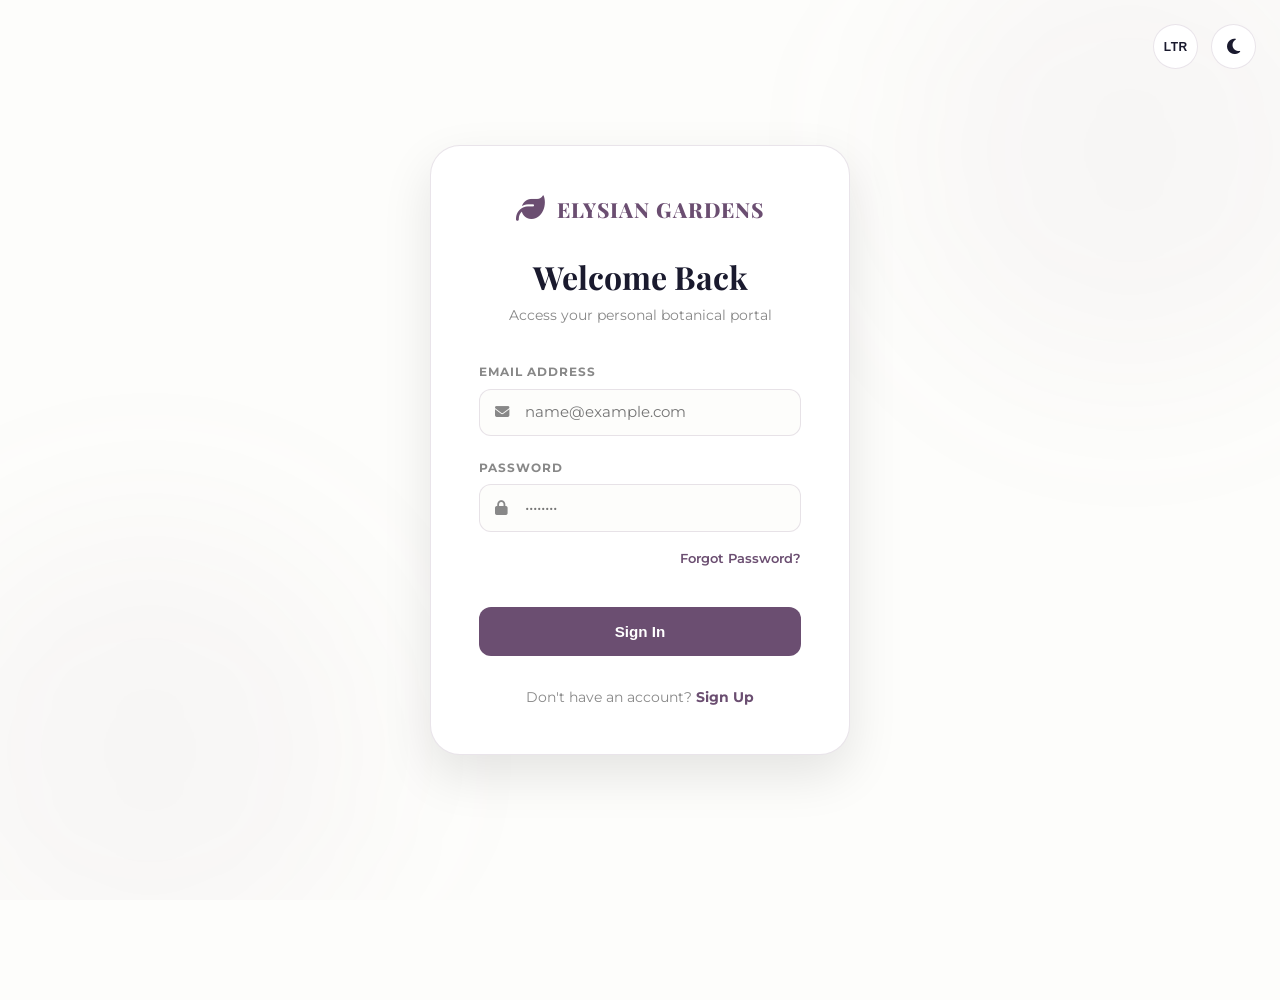
<file: login.html>
<!DOCTYPE html>
<html lang="en" data-theme="light" dir="ltr">

<head>
    <meta charset="UTF-8">
    <meta name="viewport" content="width=device-width, initial-scale=1.0">
    <title>Login | Elysian Gardens</title>
    <link rel="preconnect" href="https://fonts.googleapis.com">
    <link rel="preconnect" href="https://fonts.gstatic.com" crossorigin>
    <link
        href="https://fonts.googleapis.com/css2?family=Montserrat:wght@300;400;500;600;700&family=Playfair+Display:ital,wght@0,400;0,700;0,800;1,400&display=swap"
        rel="stylesheet">
    <link rel="stylesheet" href="https://cdnjs.cloudflare.com/ajax/libs/font-awesome/6.4.0/css/all.min.css">
    <link rel="icon" type="image/svg+xml" href="favicon.svg">
    <style>
        :root {
            --accent-primary: #6b4e71;
            --accent-hover: #5a3d5f;
            --bg-primary: #fdfdfb;
            --bg-card: #ffffff;
            --text-primary: #1a1a2e;
            --text-secondary: #888;
            --border: rgba(107, 78, 113, 0.15);
            --font-body: 'Montserrat', sans-serif;
            --font-heading: 'Playfair Display', serif;
            --transition: all 0.3s ease;
        }

        [data-theme="dark"] {
            --bg-primary: #1a161d;
            --bg-card: #231e27;
            --text-primary: #f0e8f0;
            --text-secondary: #a090a8;
            --border: rgba(212, 165, 165, 0.12);
        }

        * {
            margin: 0;
            padding: 0;
            box-sizing: border-box;
        }

        html,
        body {
            max-width: 100%;
            overflow-x: hidden;
            position: relative;
        }

        body {
            font-family: var(--font-body);
            background: var(--bg-primary);
            color: var(--text-primary);
            min-height: 100vh;
            display: flex;
            align-items: center;
            justify-content: center;
            position: relative;
            overflow-x: hidden;
            /* Prevent blobs from causing horizontal scroll */
            padding: 2rem 0;
            transition: var(--transition);
        }

        /* Ambient Background Elements */
        .bg-blob {
            position: absolute;
            width: 500px;
            height: 500px;
            background: radial-gradient(circle, rgba(107, 78, 113, 0.05) 0%, rgba(212, 165, 165, 0.02) 100%);
            filter: blur(80px);
            z-index: -1;
            border-radius: 50%;
            pointer-events: none;
        }

        .blob-1 {
            top: -100px;
            right: -100px;
        }

        .blob-2 {
            bottom: -100px;
            left: -100px;
        }

        /* Top Bar Utils */
        .top-utils {
            position: fixed;
            top: 1.5rem;
            right: 1.5rem;
            display: flex;
            gap: 0.8rem;
            z-index: 100;
        }

        .util-btn {
            width: 45px;
            height: 45px;
            border-radius: 50%;
            border: 1px solid var(--border) !important;
            background: var(--bg-card) !important;
            color: var(--text-primary) !important;
            display: flex;
            align-items: center;
            justify-content: center;
            cursor: pointer;
            transition: var(--transition);
            box-shadow: 0 4px 15px var(--shadow) !important;
            padding: 0;
            font-size: 1.1rem;
        }

        .util-btn:hover {
            background: var(--accent-primary) !important;
            color: white !important;
            border-color: var(--accent-primary) !important;
            transform: rotate(15deg) scale(1.1);
        }

        #lang-toggle {
            font-size: 0.75rem;
            font-weight: 800;
            letter-spacing: 0.5px;
        }


        /* Login Card */
        .auth-card {
            background: var(--bg-card);
            width: 100%;
            max-width: 420px;
            padding: 3rem;
            border-radius: 30px;
            border: 1px solid var(--border);
            box-shadow: 0 20px 50px rgba(0, 0, 0, 0.1);
            text-align: center;
            margin: 1.5rem;
            z-index: 10;
        }

        .auth-logo {
            display: flex;
            align-items: center;
            justify-content: center;
            gap: 0.8rem;
            text-decoration: none;
            margin-bottom: 2rem;
        }

        .auth-logo i {
            font-size: 1.8rem;
            color: var(--accent-primary) !important;
        }

        .auth-logo span {
            font-family: var(--font-heading);
            font-size: 1.3rem;
            font-weight: 800;
            color: var(--accent-primary) !important;
            letter-spacing: 1px;
        }

        [data-theme="dark"] .auth-logo i,
        [data-theme="dark"] .auth-logo span {
            color: #f3e8f3 !important;
            text-shadow: 0 0 10px rgba(243, 232, 243, 0.1);
        }

        .auth-header h1 {
            font-family: var(--font-heading);
            font-size: 2rem;
            margin-bottom: 0.5rem;
        }

        .auth-header p {
            font-size: 0.9rem;
            color: var(--text-secondary);
            margin-bottom: 2.5rem;
        }

        .form-group {
            text-align: left;
            margin-bottom: 1.5rem;
        }

        .form-group label {
            display: block;
            font-size: 0.75rem;
            font-weight: 700;
            text-transform: uppercase;
            letter-spacing: 1px;
            margin-bottom: 0.6rem;
            color: var(--text-secondary);
        }

        .input-wrap {
            position: relative;
        }

        .input-wrap i {
            position: absolute;
            left: 1rem;
            top: 50%;
            transform: translateY(-50%);
            color: var(--text-secondary);
            font-size: 0.9rem;
            transition: var(--transition);
        }

        .form-input {
            width: 100%;
            padding: 0.85rem 1rem 0.85rem 2.8rem;
            background: var(--bg-primary);
            border: 1px solid var(--border);
            border-radius: 12px;
            color: var(--text-primary);
            font-family: var(--font-body);
            font-size: 0.92rem;
            transition: var(--transition);
        }

        .form-input:focus {
            outline: none;
            border-color: var(--accent-primary);
            box-shadow: 0 0 0 4px rgba(107, 78, 113, 0.1);
        }

        .form-input:focus+i {
            color: var(--accent-primary);
        }

        .auth-btn {
            width: 100%;
            padding: 1rem;
            background: var(--accent-primary);
            color: white;
            border: none;
            border-radius: 12px;
            font-size: 0.95rem;
            font-weight: 700;
            cursor: pointer;
            transition: var(--transition);
            margin-top: 1rem;
        }

        .auth-btn:hover {
            background: var(--accent-hover);
            transform: translateY(-2px);
            box-shadow: 0 10px 20px rgba(107, 78, 113, 0.2);
        }

        .auth-footer {
            margin-top: 2rem;
            font-size: 0.9rem;
            color: var(--text-secondary);
        }

        .auth-footer a {
            color: var(--accent-primary);
            text-decoration: none;
            font-weight: 700;
        }

        .auth-footer a:hover {
            text-decoration: underline;
        }

        /* Social Login */
        .social-auth {
            margin-top: 2rem;
            display: flex;
            gap: 1rem;
            justify-content: center;
        }

        .social-btn {
            width: 50px;
            height: 50px;
            border-radius: 14px;
            border: 1px solid var(--border);
            display: flex;
            align-items: center;
            justify-content: center;
            cursor: pointer;
            transition: var(--transition);
        }

        .social-btn:hover {
            background: var(--bg-primary);
            border-color: var(--accent-primary);
            color: var(--accent-primary);
        }

        @media (max-width: 500px) {
            .auth-card {
                padding: 2.5rem 1.5rem;
                border-radius: 20px;
                margin: 1rem;
                width: calc(100% - 2rem);
            }

            .auth-header h1 {
                font-size: 1.6rem;
            }

            .auth-footer {
                font-size: 0.85rem;
            }

            .top-utils {
                top: 0.8rem;
                right: 0.8rem;
            }

            .util-btn {
                width: 36px;
                height: 36px;
                border-radius: 10px;
            }
        }

        @media (max-width: 350px) {
            .auth-card {
                padding: 2rem 1rem;
            }

            .auth-header h1 {
                font-size: 1.35rem;
                /* Slightly smaller for 350px */
            }

            .auth-logo span {
                font-size: 0.95rem;
                /* Fit text on extremely narrow screens */
            }

            .auth-logo i {
                font-size: 1.3rem;
            }
        }
    </style>
</head>

<body>

    <div class="bg-blob blob-1"></div>
    <div class="bg-blob blob-2"></div>

    <div class="top-utils">
        <button class="util-btn" id="lang-toggle" title="Switch RTL/LTR"><span>LTR</span></button>
        <button class="util-btn" id="theme-toggle" title="Toggle Dark/Light"><i class="fas fa-moon"></i></button>
    </div>

    <div class="auth-card">
        <a href="index.html" class="auth-logo">
            <i class="fas fa-leaf"></i>
            <span>ELYSIAN GARDENS</span>
        </a>

        <div class="auth-header">
            <h1>Welcome Back</h1>
            <p>Access your personal botanical portal</p>
        </div>

        <form action="user-dashboard.html">
            <div class="form-group">
                <label>Email Address</label>
                <div class="input-wrap">
                    <input type="email" class="form-input" placeholder="name@example.com" required>
                    <i class="fas fa-envelope"></i>
                </div>
            </div>

            <div class="form-group">
                <label>Password</label>
                <div class="input-wrap">
                    <input type="password" class="form-input" placeholder="••••••••" required>
                    <i class="fas fa-lock"></i>
                </div>
            </div>

            <div style="text-align: right; margin-top: -0.5rem; margin-bottom: 1.5rem;">
                <a href="#"
                    style="font-size: 0.82rem; color: var(--accent-primary); text-decoration: none; font-weight: 600;">Forgot
                    Password?</a>
            </div>

            <button type="submit" class="auth-btn">Sign In</button>
        </form>

        <div class="auth-footer">
            Don't have an account? <a href="register.html">Sign Up</a>
        </div>
    </div>

    <script src="index.js"></script>

</body>

</html>
</file>
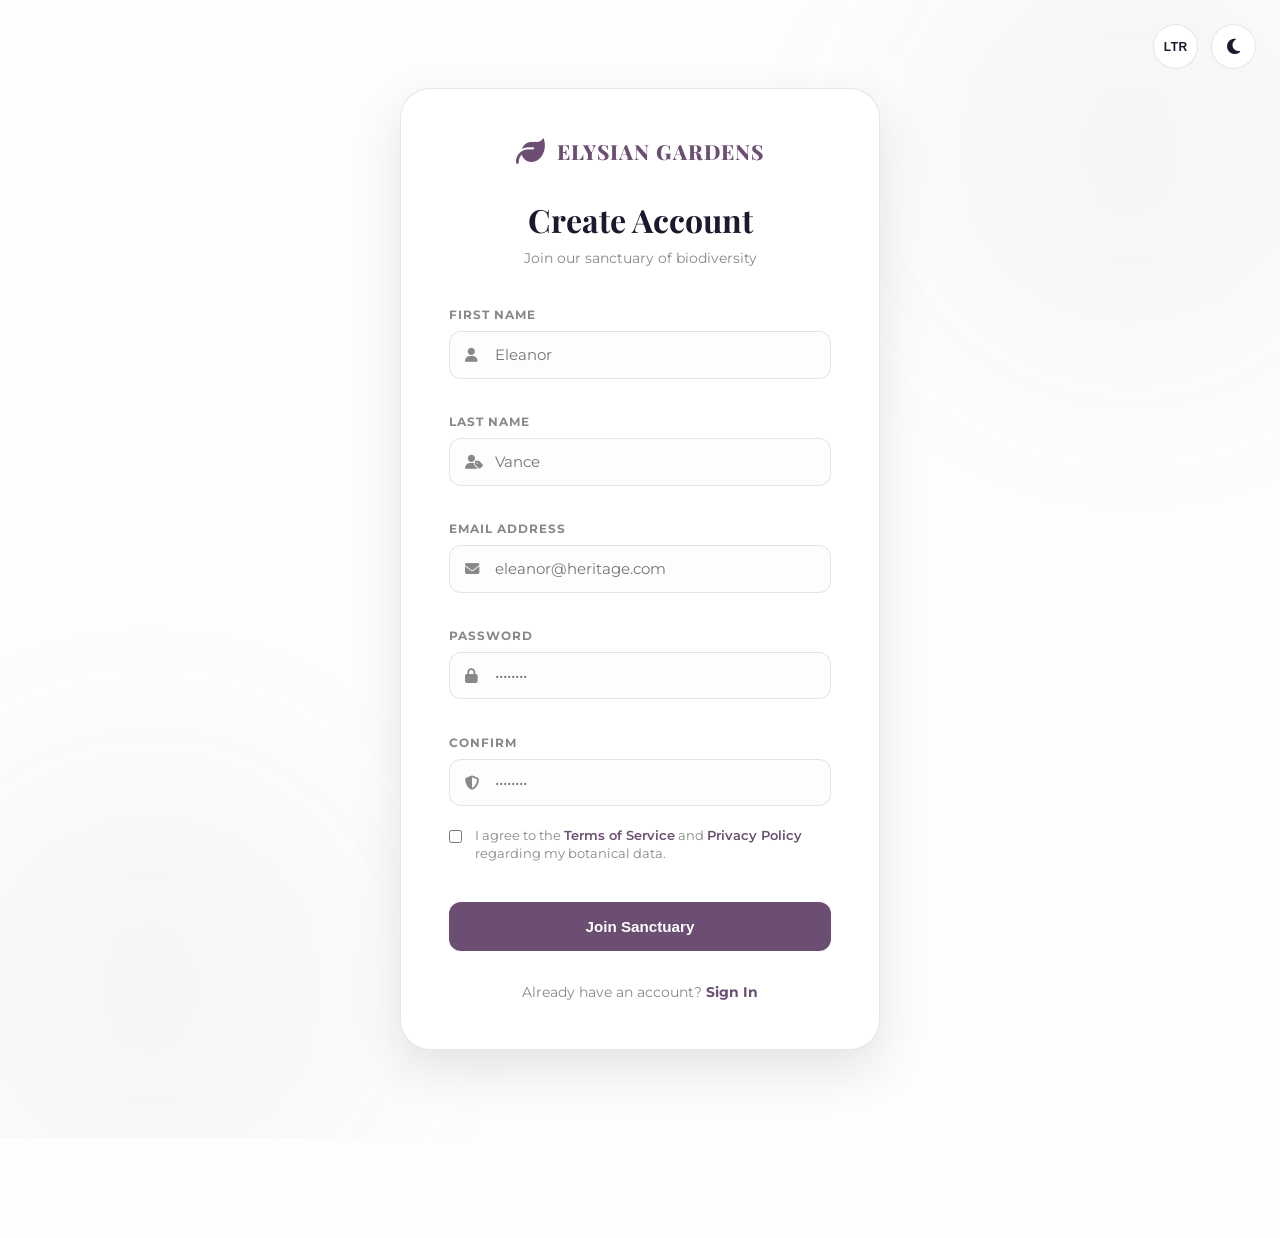
<file: register.html>
<!DOCTYPE html>
<html lang="en" data-theme="light" dir="ltr">

<head>
    <meta charset="UTF-8">
    <meta name="viewport" content="width=device-width, initial-scale=1.0">
    <title>Sign Up | Elysian Gardens</title>
    <link rel="preconnect" href="https://fonts.googleapis.com">
    <link rel="preconnect" href="https://fonts.gstatic.com" crossorigin>
    <link
        href="https://fonts.googleapis.com/css2?family=Montserrat:wght@300;400;500;600;700&family=Playfair+Display:ital,wght@0,400;0,700;0,800;1,400&display=swap"
        rel="stylesheet">
    <link rel="stylesheet" href="https://cdnjs.cloudflare.com/ajax/libs/font-awesome/6.4.0/css/all.min.css">
    <link rel="icon" type="image/svg+xml" href="favicon.svg">
    <style>
        :root {
            --accent-primary: #6b4e71;
            --accent-hover: #5a3d5f;
            --bg-primary: #fdfdfb;
            --bg-card: #ffffff;
            --text-primary: #1a1a2e;
            --text-secondary: #888;
            --border: rgba(107, 78, 113, 0.15);
            --font-body: 'Montserrat', sans-serif;
            --font-heading: 'Playfair Display', serif;
            --transition: all 0.3s ease;
        }

        [data-theme="dark"] {
            --bg-primary: #1a161d;
            --bg-card: #231e27;
            --text-primary: #f0e8f0;
            --text-secondary: #a090a8;
            --border: rgba(212, 165, 165, 0.12);
        }

        * {
            margin: 0;
            padding: 0;
            box-sizing: border-box;
        }

        html,
        body {
            max-width: 100%;
            overflow-x: hidden;
            position: relative;
        }

        body {
            font-family: var(--font-body);
            background: var(--bg-primary);
            color: var(--text-primary);
            min-height: 100vh;
            display: flex;
            align-items: center;
            justify-content: center;
            position: relative;
            overflow-x: hidden;
            /* Prevent blobs from causing horizontal scroll */
            transition: var(--transition);
            padding: 4rem 1rem;
            /* Provide space for scrolling items */
        }

        .bg-blob {
            position: absolute;
            width: 500px;
            height: 500px;
            background: radial-gradient(circle, rgba(107, 78, 113, 0.05) 0%, rgba(212, 165, 165, 0.02) 100%);
            filter: blur(80px);
            z-index: -1;
            border-radius: 50%;
            pointer-events: none;
        }

        .blob-1 {
            top: -100px;
            right: -100px;
        }

        .blob-2 {
            bottom: -100px;
            left: -100px;
        }

        .top-utils {
            position: fixed;
            top: 1.5rem;
            right: 1.5rem;
            display: flex;
            gap: 0.8rem;
            z-index: 100;
        }

        .util-btn {
            width: 45px;
            height: 45px;
            border-radius: 50%;
            border: 1px solid var(--border) !important;
            background: var(--bg-card) !important;
            color: var(--text-primary) !important;
            display: flex;
            align-items: center;
            justify-content: center;
            cursor: pointer;
            transition: var(--transition);
            box-shadow: 0 4px 15px var(--shadow) !important;
            padding: 0;
            font-size: 1.1rem;
        }

        .util-btn:hover {
            background: var(--accent-primary) !important;
            color: white !important;
            border-color: var(--accent-primary) !important;
            transform: rotate(15deg) scale(1.1);
        }

        #lang-toggle {
            font-size: 0.75rem;
            font-weight: 800;
            letter-spacing: 0.5px;
        }


        .auth-card {
            background: var(--bg-card);
            width: 100%;
            max-width: 480px;
            padding: 3rem;
            border-radius: 30px;
            border: 1px solid var(--border);
            box-shadow: 0 20px 50px rgba(0, 0, 0, 0.1);
            text-align: center;
            margin: 1.5rem;
            z-index: 10;
        }

        .auth-logo {
            display: flex;
            align-items: center;
            justify-content: center;
            gap: 0.8rem;
            text-decoration: none;
            margin-bottom: 2rem;
        }

        .auth-logo i {
            font-size: 1.8rem;
            color: var(--accent-primary) !important;
        }

        .auth-logo span {
            font-family: var(--font-heading);
            font-size: 1.3rem;
            font-weight: 800;
            color: var(--accent-primary) !important;
            letter-spacing: 1px;
        }

        [data-theme="dark"] .auth-logo i,
        [data-theme="dark"] .auth-logo span {
            color: #f3e8f3 !important;
            text-shadow: 0 0 10px rgba(243, 232, 243, 0.1);
        }

        .auth-header h1 {
            font-family: var(--font-heading);
            font-size: 2rem;
            margin-bottom: 0.5rem;
        }

        .auth-header p {
            font-size: 0.9rem;
            color: var(--text-secondary);
            margin-bottom: 2.5rem;
        }

        .form-grid {
            display: grid;
            grid-template-columns: 1fr;
            gap: 1rem;
            text-align: left;
        }

        .form-group {
            text-align: left;
            margin-bottom: 1.2rem;
            width: 100%;
        }

        .form-group label {
            display: block;
            font-size: 0.75rem;
            font-weight: 700;
            text-transform: uppercase;
            letter-spacing: 1px;
            margin-bottom: 0.6rem;
            color: var(--text-secondary);
        }

        .input-wrap {
            position: relative;
        }

        .input-wrap i {
            position: absolute;
            left: 1rem;
            top: 50%;
            transform: translateY(-50%);
            color: var(--text-secondary);
            font-size: 0.9rem;
            transition: var(--transition);
        }

        .form-input {
            width: 100%;
            padding: 0.85rem 1rem 0.85rem 2.8rem;
            background: var(--bg-primary);
            border: 1px solid var(--border);
            border-radius: 12px;
            color: var(--text-primary);
            font-family: var(--font-body);
            font-size: 0.92rem;
            transition: var(--transition);
        }

        .form-input:focus {
            outline: none;
            border-color: var(--accent-primary);
            box-shadow: 0 0 0 4px rgba(107, 78, 113, 0.1);
        }

        .form-input:focus+i {
            color: var(--accent-primary);
        }

        .auth-btn {
            width: 100%;
            padding: 1rem;
            background: var(--accent-primary);
            color: white;
            border: none;
            border-radius: 12px;
            font-size: 0.95rem;
            font-weight: 700;
            cursor: pointer;
            transition: var(--transition);
            margin-top: 1rem;
        }

        .auth-btn:hover {
            background: var(--accent-hover);
            transform: translateY(-2px);
            box-shadow: 0 10px 20px rgba(107, 78, 113, 0.2);
        }

        .tc-checkbox {
            display: flex;
            align-items: flex-start;
            gap: 0.8rem;
            text-align: left;
            margin-bottom: 1.5rem;
        }

        .tc-checkbox input {
            margin-top: 0.3rem;
            accent-color: var(--accent-primary);
        }

        .tc-checkbox label {
            font-size: 0.82rem;
            color: var(--text-secondary);
            line-height: 1.4;
        }

        .tc-checkbox a {
            color: var(--accent-primary);
            text-decoration: none;
            font-weight: 600;
        }

        .auth-footer {
            margin-top: 2rem;
            font-size: 0.9rem;
            color: var(--text-secondary);
        }

        .auth-footer a {
            color: var(--accent-primary);
            text-decoration: none;
            font-weight: 700;
        }

        .auth-footer a:hover {
            text-decoration: underline;
        }

        @media (max-width: 500px) {
            .auth-card {
                padding: 2.5rem 1.5rem;
                border-radius: 20px;
                margin: 1rem;
                width: calc(100% - 2rem);
            }

            .auth-header h1 {
                font-size: 1.6rem;
            }

            .auth-footer {
                font-size: 0.85rem;
            }

            .auth-logo span {
                font-size: 1.1rem;
            }

            .auth-logo i {
                font-size: 1.5rem;
            }

            .auth-logo {
                gap: 0.5rem;
                margin-bottom: 1.5rem;
            }

            .top-utils {
                top: 0.8rem;
                right: 0.8rem;
            }

            .util-btn {
                width: 36px;
                height: 36px;
                border-radius: 10px;
            }
        }

        @media (max-width: 350px) {
            .auth-card {
                padding: 2rem 1rem;
            }

            .auth-header h1 {
                font-size: 1.35rem;
            }

            .auth-logo span {
                font-size: 0.95rem;
            }

            .auth-logo i {
                font-size: 1.3rem;
            }
        }
    </style>
</head>

<body>

    <div class="bg-blob blob-1"></div>
    <div class="bg-blob blob-2"></div>

    <div class="top-utils">
        <button class="util-btn" id="lang-toggle" title="Switch RTL/LTR"><span>LTR</span></button>
        <button class="util-btn" id="theme-toggle" title="Toggle Dark/Light"><i class="fas fa-moon"></i></button>
    </div>

    <div class="auth-card">
        <a href="index.html" class="auth-logo">
            <i class="fas fa-leaf"></i>
            <span>ELYSIAN GARDENS</span>
        </a>

        <div class="auth-header">
            <h1>Create Account</h1>
            <p>Join our sanctuary of biodiversity</p>
        </div>

        <form action="user-dashboard.html">
            <div class="form-grid">
                <div class="form-group">
                    <label>First Name</label>
                    <div class="input-wrap">
                        <input type="text" class="form-input" placeholder="Eleanor" required>
                        <i class="fas fa-user"></i>
                    </div>
                </div>
                <div class="form-group">
                    <label>Last Name</label>
                    <div class="input-wrap">
                        <input type="text" class="form-input" placeholder="Vance" required>
                        <i class="fas fa-user-tag"></i>
                    </div>
                </div>
                <div class="form-group">
                    <label>Email Address</label>
                    <div class="input-wrap">
                        <input type="email" class="form-input" placeholder="eleanor@heritage.com" required>
                        <i class="fas fa-envelope"></i>
                    </div>
                </div>
                <div class="form-group">
                    <label>Password</label>
                    <div class="input-wrap">
                        <input type="password" class="form-input" placeholder="••••••••" required>
                        <i class="fas fa-lock"></i>
                    </div>
                </div>
                <div class="form-group">
                    <label>Confirm</label>
                    <div class="input-wrap">
                        <input type="password" class="form-input" placeholder="••••••••" required>
                        <i class="fas fa-shield-alt"></i>
                    </div>
                </div>
            </div>

            <div class="tc-checkbox">
                <input type="checkbox" id="terms" required>
                <label for="terms">I agree to the <a href="#">Terms of Service</a> and <a href="#">Privacy Policy</a>
                    regarding my botanical data.</label>
            </div>

            <button type="submit" class="auth-btn">Join Sanctuary</button>
        </form>

        <div class="auth-footer">
            Already have an account? <a href="login.html">Sign In</a>
        </div>
    </div>

    <script src="index.js"></script>

</body>

</html>
</file>
